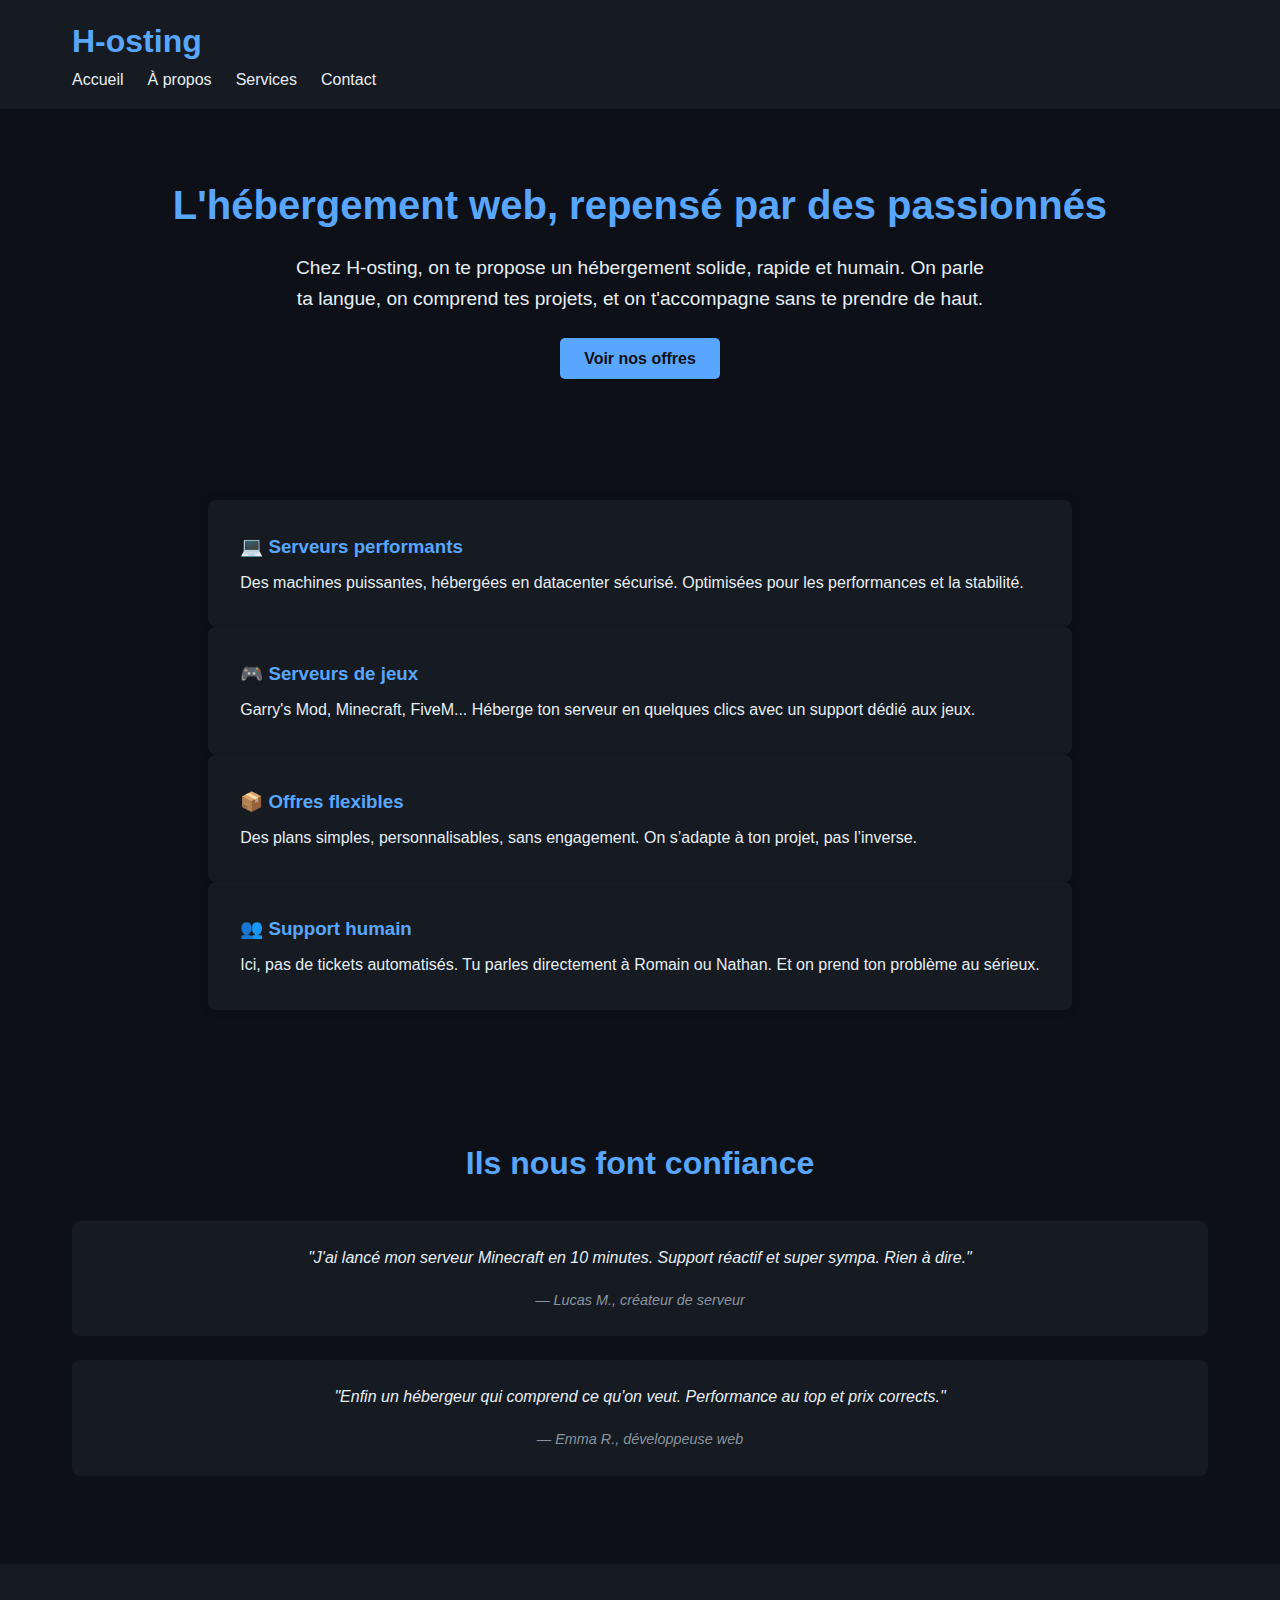
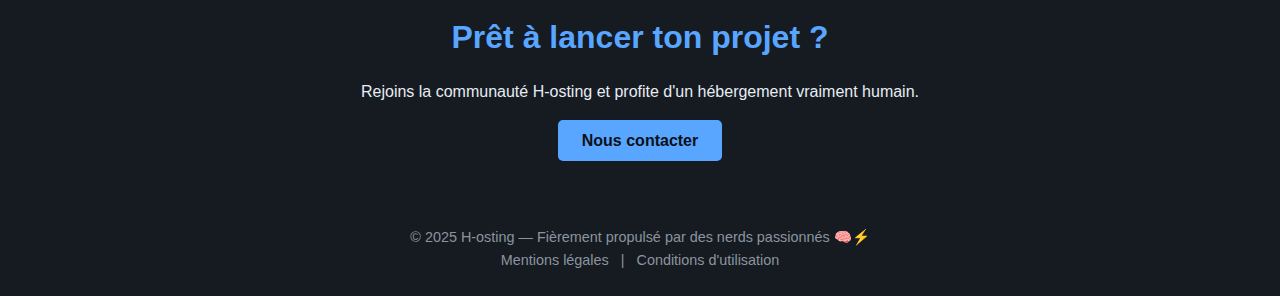
<file: index.html>
<!DOCTYPE html>
<html lang="fr">
<head>
  <meta charset="UTF-8">
  <meta name="viewport" content="width=device-width, initial-scale=1.0">
  <title>H-osting | Hébergement propulsé par des passionnés</title>
  <link rel="stylesheet" href="style.css">
</head>
<body>
  <header>
    <div class="container">
      <h1>H-osting</h1>
      <nav>
        <ul>
          <li><a href="index.html">Accueil</a></li>
          <li><a href="about.html">À propos</a></li>
          <li><a href="services.html">Services</a></li>
          <li><a href="contact.html">Contact</a></li>
        </ul>
      </nav>
    </div>
  </header>

  <section class="hero">
    <div class="container">
      <h2>L'hébergement web, repensé par des passionnés</h2>
      <p>Chez H-osting, on te propose un hébergement solide, rapide et humain. On parle ta langue, on comprend tes projets, et on t'accompagne sans te prendre de haut.</p>
      <a href="services.html" class="btn">Voir nos offres</a>
    </div>
  </section>

  <section class="features">
    <div class="container">
      <div class="feature">
        <h3>💻 Serveurs performants</h3>
        <p>Des machines puissantes, hébergées en datacenter sécurisé. Optimisées pour les performances et la stabilité.</p>
      </div>
      <div class="feature">
        <h3>🎮 Serveurs de jeux</h3>
        <p>Garry's Mod, Minecraft, FiveM... Héberge ton serveur en quelques clics avec un support dédié aux jeux.</p>
      </div>
      <div class="feature">
        <h3>📦 Offres flexibles</h3>
        <p>Des plans simples, personnalisables, sans engagement. On s’adapte à ton projet, pas l’inverse.</p>
      </div>
      <div class="feature">
        <h3>👥 Support humain</h3>
        <p>Ici, pas de tickets automatisés. Tu parles directement à Romain ou Nathan. Et on prend ton problème au sérieux.</p>
      </div>
    </div>
  </section>

  <section class="testimonials">
    <div class="container">
      <h2>Ils nous font confiance</h2>
      <div class="testimonial">
        <blockquote>"J'ai lancé mon serveur Minecraft en 10 minutes. Support réactif et super sympa. Rien à dire."</blockquote>
        <cite>— Lucas M., créateur de serveur</cite>
      </div>
      <div class="testimonial">
        <blockquote>"Enfin un hébergeur qui comprend ce qu'on veut. Performance au top et prix corrects."</blockquote>
        <cite>— Emma R., développeuse web</cite>
      </div>
    </div>
  </section>

  <section class="cta">
    <div class="container">
      <h2>Prêt à lancer ton projet ?</h2>
      <p>Rejoins la communauté H-osting et profite d'un hébergement vraiment humain.</p>
      <a href="contact.html" class="btn">Nous contacter</a>
    </div>
  </section>

  <footer>
    <div class="container">
      <p>&copy; 2025 H-osting — Fièrement propulsé par des nerds passionnés 🧠⚡</p>
      <p><a href="legal.html">Mentions légales</a> | <a href="terms.html">Conditions d'utilisation</a></p>
    </div>
  </footer>
</body>
</html>
</file>
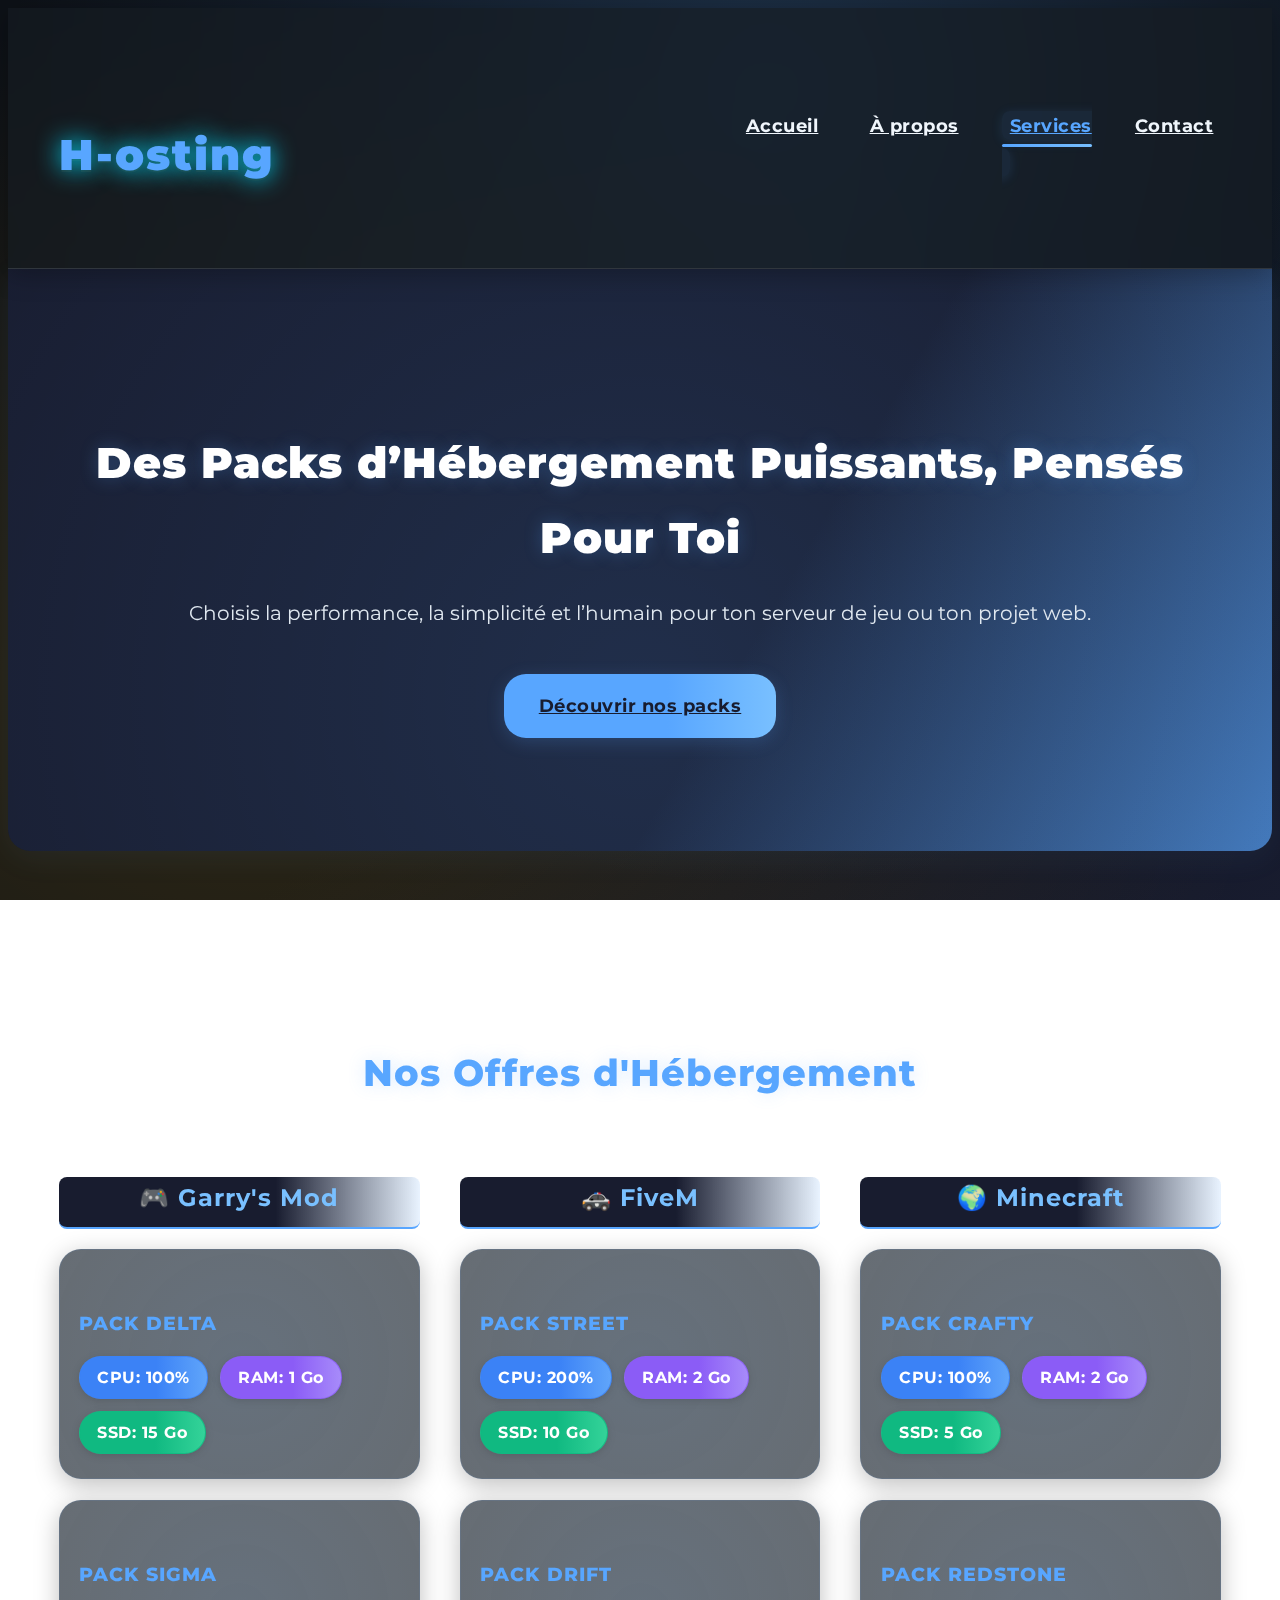
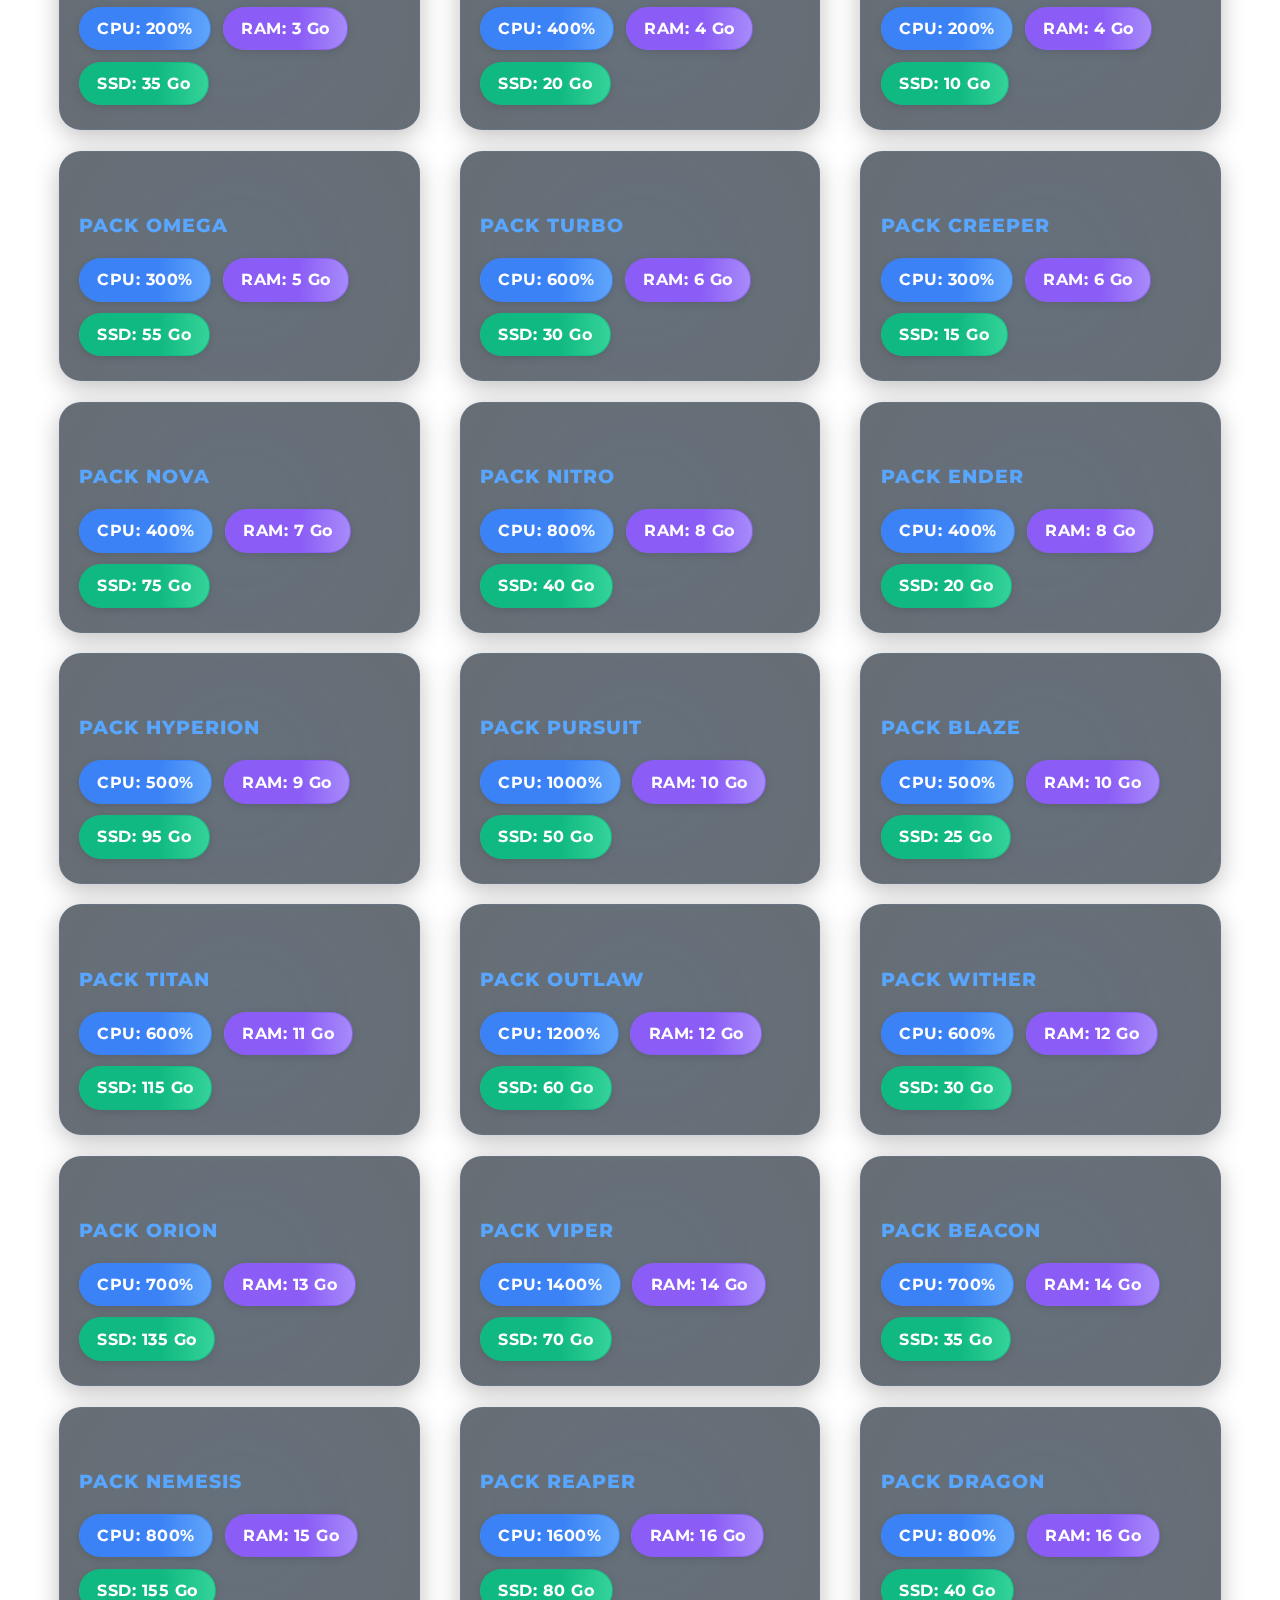
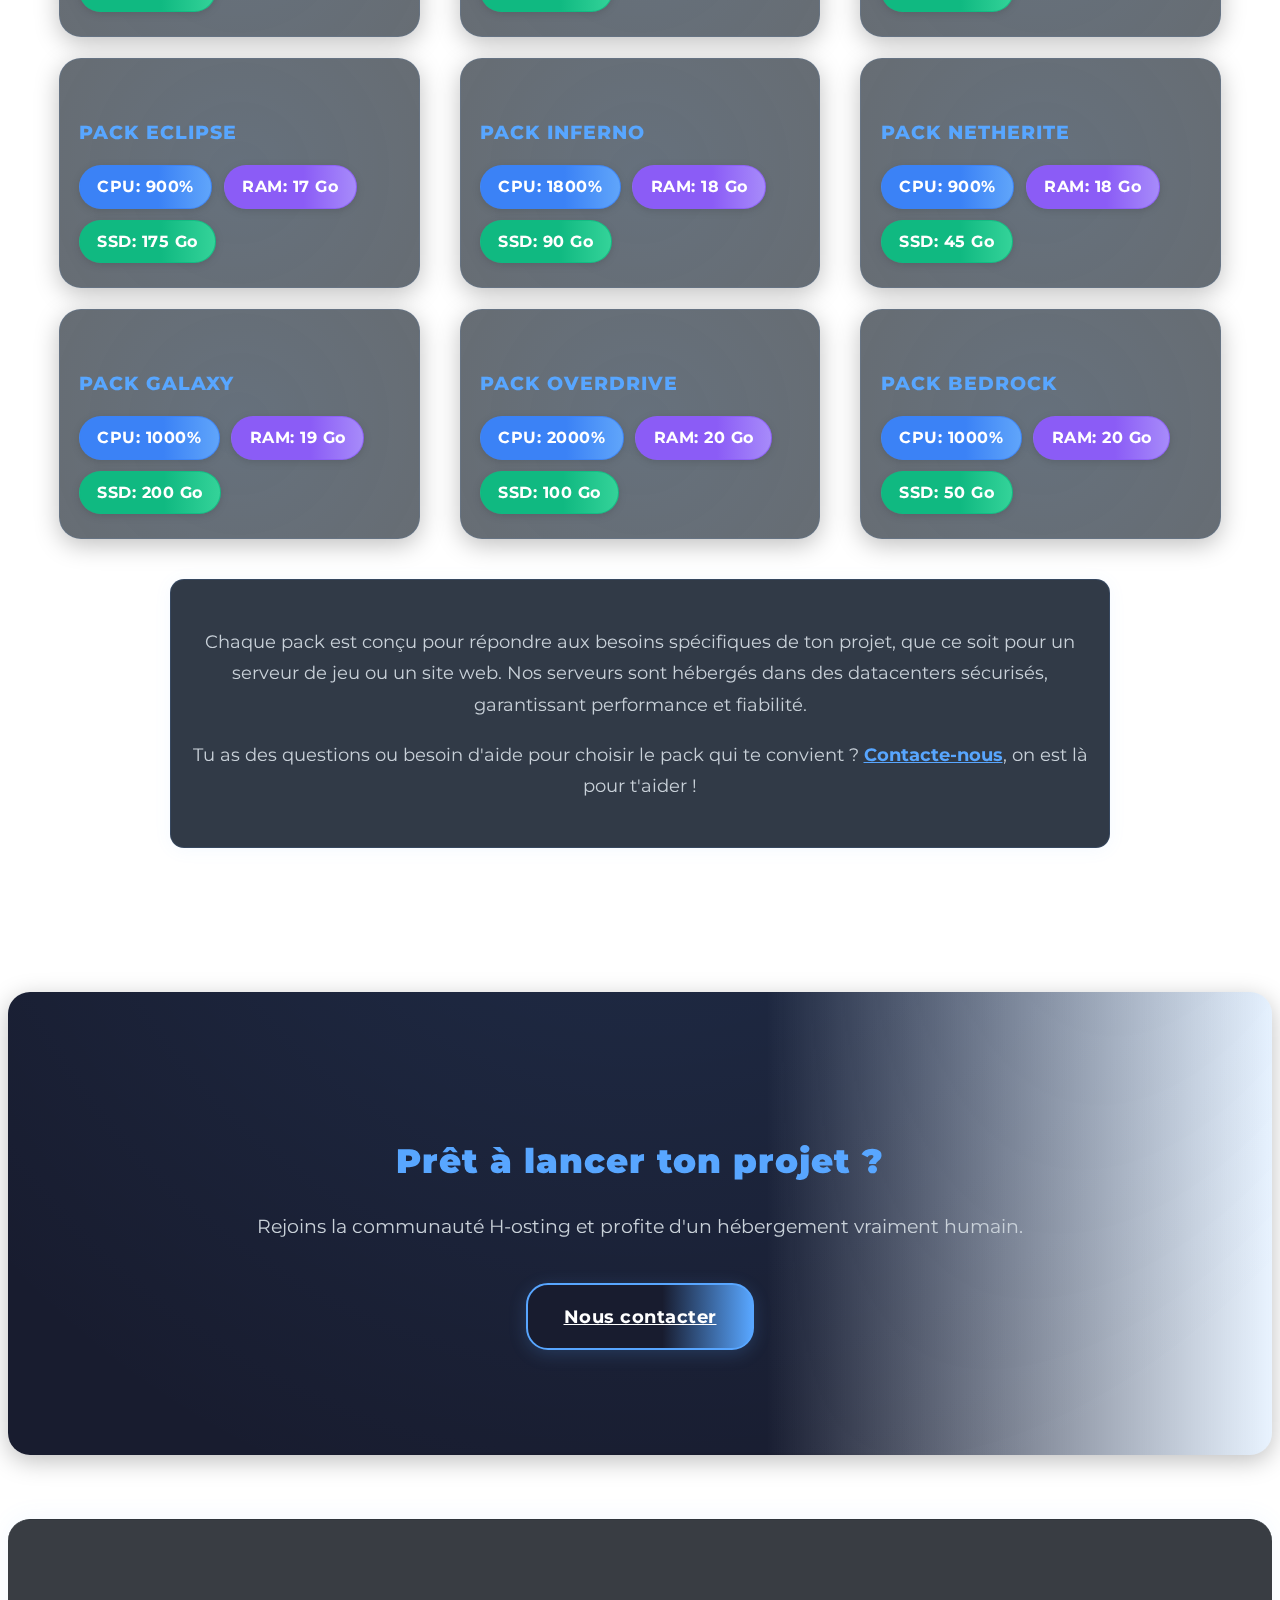
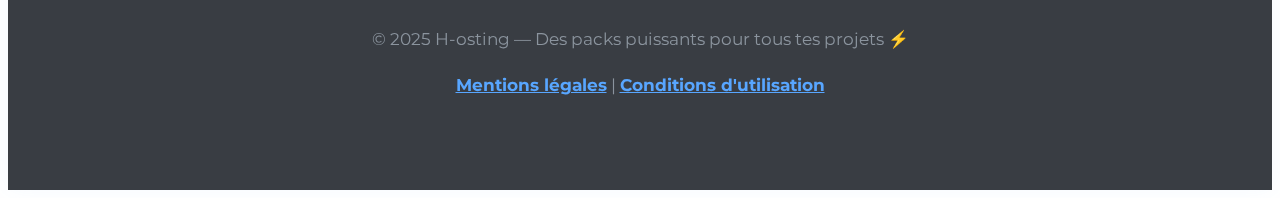
<file: services.html>
<!DOCTYPE html>
<html lang="fr">
<head>
    <meta charset="UTF-8" />
    <meta name="viewport" content="width=device-width, initial-scale=1" />
    <title>H-osting | Nos Services</title>
    <link rel="stylesheet" href="services_css.css" />
    <link href="https://fonts.googleapis.com/css2?family=Montserrat:wght@700;400&display=swap" rel="stylesheet">
</head>
<body>
    <!-- HEADER -->
    <header class="main-header">
        <div class="container header-flex">
            <h1 class="logo">H-osting</h1>
            <nav>
                <ul class="nav-list">
                    <li><a href="index.html">Accueil</a></li>
                    <li><a href="about.html">À propos</a></li>
                    <li><a href="services.html" class="active">Services</a></li>
                    <li><a href="contact.html">Contact</a></li>
                </ul>
            </nav>
        </div>
    </header>

    <!-- HERO -->
    <section class="hero">
        <div class="container">
            <h2>Des Packs d’Hébergement Puissants, Pensés Pour Toi</h2>
            <p>Choisis la performance, la simplicité et l’humain pour ton serveur de jeu ou ton projet web.</p>
            <a href="#packs" class="btn btn-primary">Découvrir nos packs</a>
        </div>
    </section>

    <!-- SECTION Offres d'Hébergement -->
    <section class="services" id="packs">
        <div class="container">
            <h2 class="section-title">Nos Offres d'Hébergement</h2>
            <div class="services-grid">
                <!-- Garry's Mod -->
                <div class="service-column">
                    <h3>🎮 Garry's Mod</h3>
                    <div class="cards-list">
                        <!-- Répète pour chaque pack -->
                        <div class="card">
                            <h4>Pack Delta</h4>
                            <div class="badges">
                                <span class="badge badge-cpu">CPU: 100%</span>
                                <span class="badge badge-ram">RAM: 1 Go</span>
                                <span class="badge badge-ssd">SSD: 15 Go</span>
                            </div>
                        </div>
                        <div class="card">
                            <h4>Pack Sigma</h4>
                            <div class="badges">
                                <span class="badge badge-cpu">CPU: 200%</span>
                                <span class="badge badge-ram">RAM: 3 Go</span>
                                <span class="badge badge-ssd">SSD: 35 Go</span>
                            </div>
                        </div>
                        <div class="card">
                            <h4>Pack Omega</h4>
                            <div class="badges">
                                <span class="badge badge-cpu">CPU: 300%</span>
                                <span class="badge badge-ram">RAM: 5 Go</span>
                                <span class="badge badge-ssd">SSD: 55 Go</span>
                            </div>
                        </div>
                        <div class="card">
                            <h4>Pack Nova</h4>
                            <div class="badges">
                                <span class="badge badge-cpu">CPU: 400%</span>
                                <span class="badge badge-ram">RAM: 7 Go</span>
                                <span class="badge badge-ssd">SSD: 75 Go</span>
                            </div>
                        </div>
                        <div class="card">
                            <h4>Pack Hyperion</h4>
                            <div class="badges">
                                <span class="badge badge-cpu">CPU: 500%</span>
                                <span class="badge badge-ram">RAM: 9 Go</span>
                                <span class="badge badge-ssd">SSD: 95 Go</span>
                            </div>
                        </div>
                        <div class="card">
                            <h4>Pack Titan</h4>
                            <div class="badges">
                                <span class="badge badge-cpu">CPU: 600%</span>
                                <span class="badge badge-ram">RAM: 11 Go</span>
                                <span class="badge badge-ssd">SSD: 115 Go</span>
                            </div>
                        </div>
                        <div class="card">
                            <h4>Pack Orion</h4>
                            <div class="badges">
                                <span class="badge badge-cpu">CPU: 700%</span>
                                <span class="badge badge-ram">RAM: 13 Go</span>
                                <span class="badge badge-ssd">SSD: 135 Go</span>
                            </div>
                        </div>
                        <div class="card">
                            <h4>Pack Nemesis</h4>
                            <div class="badges">
                                <span class="badge badge-cpu">CPU: 800%</span>
                                <span class="badge badge-ram">RAM: 15 Go</span>
                                <span class="badge badge-ssd">SSD: 155 Go</span>
                            </div>
                        </div>
                        <div class="card">
                            <h4>Pack Eclipse</h4>
                            <div class="badges">
                                <span class="badge badge-cpu">CPU: 900%</span>
                                <span class="badge badge-ram">RAM: 17 Go</span>
                                <span class="badge badge-ssd">SSD: 175 Go</span>
                            </div>
                        </div>
                        <div class="card">
                            <h4>Pack Galaxy</h4>
                            <div class="badges">
                                <span class="badge badge-cpu">CPU: 1000%</span>
                                <span class="badge badge-ram">RAM: 19 Go</span>
                                <span class="badge badge-ssd">SSD: 200 Go</span>
                            </div>
                        </div>
                    </div>
                </div>
                <!-- FiveM -->
                <div class="service-column">
                    <h3>🚓 FiveM</h3>
                    <div class="cards-list">
                        <div class="card"><h4>Pack Street</h4><div class="badges"><span class="badge badge-cpu">CPU: 200%</span><span class="badge badge-ram">RAM: 2 Go</span><span class="badge badge-ssd">SSD: 10 Go</span></div></div>
                        <div class="card"><h4>Pack Drift</h4><div class="badges"><span class="badge badge-cpu">CPU: 400%</span><span class="badge badge-ram">RAM: 4 Go</span><span class="badge badge-ssd">SSD: 20 Go</span></div></div>
                        <div class="card"><h4>Pack Turbo</h4><div class="badges"><span class="badge badge-cpu">CPU: 600%</span><span class="badge badge-ram">RAM: 6 Go</span><span class="badge badge-ssd">SSD: 30 Go</span></div></div>
                        <div class="card"><h4>Pack Nitro</h4><div class="badges"><span class="badge badge-cpu">CPU: 800%</span><span class="badge badge-ram">RAM: 8 Go</span><span class="badge badge-ssd">SSD: 40 Go</span></div></div>
                        <div class="card"><h4>Pack Pursuit</h4><div class="badges"><span class="badge badge-cpu">CPU: 1000%</span><span class="badge badge-ram">RAM: 10 Go</span><span class="badge badge-ssd">SSD: 50 Go</span></div></div>
                        <div class="card"><h4>Pack Outlaw</h4><div class="badges"><span class="badge badge-cpu">CPU: 1200%</span><span class="badge badge-ram">RAM: 12 Go</span><span class="badge badge-ssd">SSD: 60 Go</span></div></div>
                        <div class="card"><h4>Pack Viper</h4><div class="badges"><span class="badge badge-cpu">CPU: 1400%</span><span class="badge badge-ram">RAM: 14 Go</span><span class="badge badge-ssd">SSD: 70 Go</span></div></div>
                        <div class="card"><h4>Pack Reaper</h4><div class="badges"><span class="badge badge-cpu">CPU: 1600%</span><span class="badge badge-ram">RAM: 16 Go</span><span class="badge badge-ssd">SSD: 80 Go</span></div></div>
                        <div class="card"><h4>Pack Inferno</h4><div class="badges"><span class="badge badge-cpu">CPU: 1800%</span><span class="badge badge-ram">RAM: 18 Go</span><span class="badge badge-ssd">SSD: 90 Go</span></div></div>
                        <div class="card"><h4>Pack Overdrive</h4><div class="badges"><span class="badge badge-cpu">CPU: 2000%</span><span class="badge badge-ram">RAM: 20 Go</span><span class="badge badge-ssd">SSD: 100 Go</span></div></div>
                    </div>
                </div>
                <!-- Minecraft -->
                <div class="service-column">
                    <h3>🌍 Minecraft</h3>
                    <div class="cards-list">
                        <div class="card"><h4>Pack Crafty</h4><div class="badges"><span class="badge badge-cpu">CPU: 100%</span><span class="badge badge-ram">RAM: 2 Go</span><span class="badge badge-ssd">SSD: 5 Go</span></div></div>
                        <div class="card"><h4>Pack Redstone</h4><div class="badges"><span class="badge badge-cpu">CPU: 200%</span><span class="badge badge-ram">RAM: 4 Go</span><span class="badge badge-ssd">SSD: 10 Go</span></div></div>
                        <div class="card"><h4>Pack Creeper</h4><div class="badges"><span class="badge badge-cpu">CPU: 300%</span><span class="badge badge-ram">RAM: 6 Go</span><span class="badge badge-ssd">SSD: 15 Go</span></div></div>
                        <div class="card"><h4>Pack Ender</h4><div class="badges"><span class="badge badge-cpu">CPU: 400%</span><span class="badge badge-ram">RAM: 8 Go</span><span class="badge badge-ssd">SSD: 20 Go</span></div></div>
                        <div class="card"><h4>Pack Blaze</h4><div class="badges"><span class="badge badge-cpu">CPU: 500%</span><span class="badge badge-ram">RAM: 10 Go</span><span class="badge badge-ssd">SSD: 25 Go</span></div></div>
                        <div class="card"><h4>Pack Wither</h4><div class="badges"><span class="badge badge-cpu">CPU: 600%</span><span class="badge badge-ram">RAM: 12 Go</span><span class="badge badge-ssd">SSD: 30 Go</span></div></div>
                        <div class="card"><h4>Pack Beacon</h4><div class="badges"><span class="badge badge-cpu">CPU: 700%</span><span class="badge badge-ram">RAM: 14 Go</span><span class="badge badge-ssd">SSD: 35 Go</span></div></div>
                        <div class="card"><h4>Pack Dragon</h4><div class="badges"><span class="badge badge-cpu">CPU: 800%</span><span class="badge badge-ram">RAM: 16 Go</span><span class="badge badge-ssd">SSD: 40 Go</span></div></div>
                        <div class="card"><h4>Pack Netherite</h4><div class="badges"><span class="badge badge-cpu">CPU: 900%</span><span class="badge badge-ram">RAM: 18 Go</span><span class="badge badge-ssd">SSD: 45 Go</span></div></div>
                        <div class="card"><h4>Pack Bedrock</h4><div class="badges"><span class="badge badge-cpu">CPU: 1000%</span><span class="badge badge-ram">RAM: 20 Go</span><span class="badge badge-ssd">SSD: 50 Go</span></div></div>
                    </div>
                </div>
            </div>
            <div class="info-block">
                <p>
                    Chaque pack est conçu pour répondre aux besoins spécifiques de ton projet, que ce soit pour un serveur de jeu ou un site web. Nos serveurs sont hébergés dans des datacenters sécurisés, garantissant performance et fiabilité.
                </p>
                <p>
                    Tu as des questions ou besoin d'aide pour choisir le pack qui te convient ? <a href="contact.html">Contacte-nous</a>, on est là pour t'aider !
                </p>
            </div>
        </div>
    </section>

    <!-- SECTION CTA -->
    <section class="cta">
        <div class="container">
            <h2>Prêt à lancer ton projet ?</h2>
            <p>Rejoins la communauté H-osting et profite d'un hébergement vraiment humain.</p>
            <a href="contact.html" class="btn btn-secondary">Nous contacter</a>
        </div>
    </section>

    <!-- FOOTER -->
    <footer>
        <div class="container">
            <p>&copy; 2025 H-osting — Des packs puissants pour tous tes projets ⚡</p>
            <p><a href="legal.html">Mentions légales</a> | <a href="terms.html">Conditions d'utilisation</a></p>
        </div>
    </footer>
</body>
</html>
</file>
<file: style.css>
/* Base */
* {
  margin: 0;
  padding: 0;
  box-sizing: border-box;
}

body {
  font-family: 'Inter', sans-serif;
  background-color: #0d1117;
  color: #e6edf3;
  line-height: 1.6;
}

.container {
  max-width: 1200px;
  margin: 0 auto;
  padding: 0 2rem;
}

/* Header */
header {
  background-color: #161b22;
  padding: 1rem 0;
  box-shadow: 0 2px 5px rgba(0,0,0,0.3);
}

header h1 {
  color: #58a6ff;
  font-size: 2rem;
}

nav ul {
  list-style: none;
  display: flex;
  gap: 1.5rem;
}

nav a {
  color: #e6edf3;
  text-decoration: none;
  transition: color 0.2s ease;
}

nav a:hover {
  color: #58a6ff;
}

/* Hero */
.hero {
  text-align: center;
  padding: 4rem 0;
  background-color: #0d1117;
}

.hero h2 {
  font-size: 2.5rem;
  color: #58a6ff;
  margin-bottom: 1rem;
}

.hero p {
  font-size: 1.2rem;
  max-width: 700px;
  margin: 0 auto 2rem;
}

.btn {
  background-color: #58a6ff;
  color: #0d1117;
  padding: 0.75rem 1.5rem;
  border: none;
  border-radius: 5px;
  text-decoration: none;
  font-weight: bold;
  transition: background-color 0.3s ease;
}

.btn:hover {
  background-color: #1f6feb;
}

/* Features */
.features {
  display: grid;
  grid-template-columns: repeat(auto-fit, minmax(250px, 1fr));
  gap: 2rem;
  padding: 4rem 0;
}

.feature {
  background-color: #161b22;
  padding: 2rem;
  border-radius: 8px;
  box-shadow: 0 0 10px rgba(0,0,0,0.2);
}

.feature h3 {
  color: #58a6ff;
  margin-bottom: 0.5rem;
}

/* Testimonials */
.testimonials {
  background-color: #0d1117;
  padding: 4rem 0;
  text-align: center;
}

.testimonials h2 {
  font-size: 2rem;
  margin-bottom: 2rem;
  color: #58a6ff;
}

.testimonial {
  background-color: #161b22;
  padding: 1.5rem;
  border-radius: 8px;
  margin-bottom: 1.5rem;
}

.testimonial blockquote {
  font-style: italic;
  margin-bottom: 1rem;
}

.testimonial cite {
  font-size: 0.9rem;
  color: #8b949e;
}

/* CTA Section */
.cta {
  background-color: #161b22;
  padding: 3rem 0;
  text-align: center;
}

.cta h2 {
  font-size: 2rem;
  margin-bottom: 1rem;
  color: #58a6ff;
}

.cta p {
  margin-bottom: 1.5rem;
}

/* Footer */
footer {
  background-color: #161b22;
  text-align: center;
  padding: 1.5rem 0;
  color: #8b949e;
  font-size: 0.9rem;
}

footer a {
  color: #8b949e;
  text-decoration: none;
  margin: 0 0.5rem;
}

footer a:hover {
  color: #58a6ff;
}
</file>
<file: services_css.css>
/*-----------------------------------
    Ultra Premium Glassmorphism Theme
------------------------------------*/

:root {
  --bg-main: #0d1117;
  --bg-secondary: rgba(22, 27, 34, 0.85);
  --bg-tertiary: rgba(31, 41, 55, 0.92);
  --glass: rgba(22, 27, 34, 0.65);
  --text-main: #f0f6fc;
  --text-muted: #8b949e;
  --text-accent: #58a6ff;
  --text-info: #c9d1d9;
  --accent: #58a6ff;
  --accent-hover: #79c0ff;
  --accent-glow: #00e0ff;
  --border-color: #30363d;
  --radius: 22px;
  --shadow-sm: 0 6px 24px rgba(0,0,0,0.25);
  --shadow-lg: 0 16px 48px rgba(0,0,0,0.45);
  --transition: 0.35s cubic-bezier(.4,2,.6,1);
  --blur: 18px;
}

/* Animated background */
body::before {
  content: "";
  position: fixed;
  z-index: -2;
  inset: 0;
  background: radial-gradient(ellipse at 60% 10%, #58a6ff33 0%, transparent 70%),
              radial-gradient(ellipse at 20% 80%, #ffb30022 0%, transparent 70%),
              linear-gradient(145deg, #0d1117 60%, #181c2f 100%);
  animation: bgmove 18s linear infinite alternate;
}
@keyframes bgmove {
  0% { background-position: 60% 10%, 20% 80%; }
  100% { background-position: 65% 15%, 25% 85%; }
}

body {
  font-family: 'Montserrat', 'Inter', Arial, sans-serif;
  background: transparent;
  color: var(--text-main);
  line-height: 1.75;
  font-size: 16px;
  -webkit-font-smoothing: antialiased;
  overflow-x: hidden;
  min-height: 100vh;
}

/*-----------------------------------
    Header / Navigation
------------------------------------*/
header {
  backdrop-filter: blur(var(--blur));
  background: var(--glass);
  padding: 2rem 0 1.2rem 0;
  border-bottom: 1.5px solid var(--border-color);
  box-shadow: var(--shadow-sm);
  position: sticky;
  top: 0;
  z-index: 999;
  transition: background 0.4s;
}
header:hover {
  background: var(--bg-secondary);
}
header h1 {
  font-size: 2.7rem;
  text-align: center;
  color: var(--accent);
  font-weight: 900;
  letter-spacing: 2px;
  text-shadow: 0 0 24px var(--accent-glow), 0 2px 0 #222;
  margin-bottom: 0.5rem;
  transition: text-shadow 0.3s;
}
header h1:hover {
  text-shadow: 0 0 48px var(--accent-glow), 0 2px 0 #222;
}
.header-flex {
  display: flex;
  align-items: center;
  justify-content: space-between;
  flex-wrap: wrap;
  gap: 1.5rem;
}
.nav-list {
  list-style: none;
  display: flex;
  gap: 2.2rem;
  margin: 0;
  padding: 0;
}
.nav-list a {
  position: relative;
  color: var(--text-main);
  font-weight: 700;
  font-size: 1.13rem;
  letter-spacing: 0.5px;
  padding: 0.2rem 0.5rem;
  border-radius: 8px;
  transition: color var(--transition), background var(--transition), box-shadow var(--transition);
}
.nav-list a.active,
.nav-list a:hover {
  color: var(--accent);
  background: rgba(88,166,255,0.08);
  box-shadow: 0 2px 12px #58a6ff22;
}
.nav-list a.active::after,
.nav-list a:hover::after {
  content: "";
  display: block;
  height: 3px;
  width: 100%;
  background: linear-gradient(90deg, var(--accent), var(--accent-hover));
  border-radius: 2px;
  margin-top: 2px;
  animation: underline 0.4s;
}
@keyframes underline {
  from { width: 0; }
  to { width: 100%; }
}

/*-----------------------------------
    Hero Section
------------------------------------*/
.hero {
  background: linear-gradient(120deg, #181c2f 60%, #58a6ff 120%);
  color: #fff;
  text-align: center;
  padding: 4.5rem 0 3.5rem 0;
  border-radius: 0 0 var(--radius) var(--radius);
  box-shadow: 0 8px 32px #58a6ff11;
  margin-bottom: 2rem;
  position: relative;
  overflow: hidden;
}
.hero::after {
  content: "";
  position: absolute;
  left: 50%; top: 100%;
  width: 120vw; height: 120vw;
  background: radial-gradient(circle, #58a6ff22 0%, transparent 80%);
  transform: translate(-50%, -60%);
  z-index: 0;
}
.hero h2 {
  font-size: 2.7rem;
  margin-bottom: 1.1rem;
  font-weight: 900;
  letter-spacing: 1px;
  text-shadow: 0 0 18px #58a6ff44;
  position: relative;
  z-index: 1;
}
.hero p {
  font-size: 1.25rem;
  margin-bottom: 2.2rem;
  color: #e0e8f0;
  position: relative;
  z-index: 1;
}
.hero .btn {
  position: relative;
  z-index: 1;
}

/*-----------------------------------
    Container
------------------------------------*/
.container {
  width: 92%;
  max-width: 1280px;
  margin: auto;
  padding: 3rem 0;
}

/*-----------------------------------
    Services Section
------------------------------------*/
.services {
  padding: 5rem 0 3rem 0;
}
.services h2 {
  text-align: center;
  font-size: 2.3rem;
  color: var(--accent);
  margin-bottom: 3rem;
  letter-spacing: 1px;
  font-weight: 800;
  text-shadow: 0 0 18px #58a6ff33;
}
.services-grid {
  display: grid;
  grid-template-columns: 1fr;
  gap: 2.5rem;
}
@media (min-width: 900px) {
  .services-grid {
    grid-template-columns: repeat(3, 1fr);
  }
}
.service-column h3 {
  text-align: center;
  font-size: 1.5rem;
  margin-bottom: 1.2rem;
  color: var(--accent-hover);
  border-bottom: 2.5px solid var(--accent);
  padding-bottom: 0.5rem;
  font-weight: 700;
  letter-spacing: 1px;
  background: linear-gradient(90deg, #181c2f 60%, #58a6ff22 100%);
  border-radius: 8px;
}

/*-----------------------------------
    Service Cards
------------------------------------*/
.cards-list {
  display: flex;
  flex-direction: column;
  gap: 1.3rem;
}
.card {
  background: var(--glass);
  backdrop-filter: blur(var(--blur));
  border: 1.5px solid #58a6ff22;
  border-radius: var(--radius);
  padding: 2rem 1.2rem 1.5rem 1.2rem;
  box-shadow: var(--shadow-sm);
  transition: transform var(--transition), box-shadow var(--transition), border-color var(--transition);
  position: relative;
  overflow: hidden;
  z-index: 1;
  animation: cardfade 0.7s cubic-bezier(.4,2,.6,1);
}
@keyframes cardfade {
  from { opacity: 0; transform: translateY(30px) scale(0.97);}
  to { opacity: 1; transform: none;}
}
.card::before {
  content: "";
  position: absolute;
  top: -60%; left: -60%;
  width: 220%; height: 220%;
  background: radial-gradient(circle, #58a6ff22 0%, transparent 70%);
  z-index: 0;
  pointer-events: none;
  transition: opacity 0.3s;
  opacity: 0.7;
}
.card:hover {
  transform: translateY(-10px) scale(1.025);
  box-shadow: var(--shadow-lg), 0 0 32px #58a6ff33;
  border-color: #58a6ff66;
}
.card:hover::before {
  opacity: 1;
}
.card h4 {
  font-size: 1.18rem;
  color: var(--accent);
  margin-bottom: 1rem;
  text-transform: uppercase;
  letter-spacing: 1px;
  font-weight: 800;
  position: relative;
  z-index: 1;
}

/*-----------------------------------
    Technical Badges
------------------------------------*/
.badges {
  display: flex;
  flex-wrap: wrap;
  gap: 0.7rem;
  z-index: 1;
  position: relative;
}
.badge {
  font-size: 0.97rem;
  padding: 0.45rem 1.1rem;
  border-radius: 999px;
  font-weight: 700;
  color: #fff;
  background: linear-gradient(90deg, #2c3e50, #4b79a1);
  box-shadow: 0 2px 8px #0002;
  letter-spacing: 0.5px;
  border: 1.5px solid #fff2;
  transition: background 0.3s, transform 0.2s;
  cursor: pointer;
  position: relative;
  overflow: hidden;
}
.badge-cpu {
  background: linear-gradient(90deg, #3b82f6 60%, #60a5fa 100%);
  border-color: #3b82f6cc;
}
.badge-ram {
  background: linear-gradient(90deg, #8b5cf6 60%, #a78bfa 100%);
  border-color: #8b5cf6cc;
}
.badge-ssd {
  background: linear-gradient(90deg, #10b981 60%, #34d399 100%);
  border-color: #10b981cc;
}
.badge:hover {
  background: linear-gradient(90deg, #fff 10%, #58a6ff 90%);
  color: #181c2f;
  transform: scale(1.07) rotate(-2deg);
  box-shadow: 0 0 18px #58a6ff55;
}

/*-----------------------------------
    Info Block
------------------------------------*/
.info-block {
  background: var(--bg-tertiary);
  border-radius: 14px;
  margin: 2.5rem 0 0 0;
  padding: 1.7rem 1.2rem;
  font-size: 1.13rem;
  color: var(--text-info);
  box-shadow: 0 2px 18px #58a6ff11;
  text-align: center;
  border: 1.5px solid #58a6ff22;
  max-width: 900px;
  margin-left: auto;
  margin-right: auto;
}
.info-block a {
  color: var(--accent);
  font-weight: 700;
  text-decoration: underline;
  transition: color 0.2s;
}
.info-block a:hover {
  color: var(--accent-hover);
}

/*-----------------------------------
    Call to Action Section
------------------------------------*/
.cta {
  background: linear-gradient(90deg, #181c2f 60%, #58a6ff22 100%);
  padding: 4rem 0 3rem 0;
  text-align: center;
  border-radius: var(--radius);
  box-shadow: var(--shadow-sm);
  margin-top: 3rem;
  position: relative;
  overflow: hidden;
}
.cta::before {
  content: "";
  position: absolute;
  left: 50%; top: 0;
  width: 120vw; height: 120vw;
  background: radial-gradient(circle, #58a6ff22 0%, transparent 80%);
  transform: translate(-50%, -70%);
  z-index: 0;
}
.cta h2 {
  font-size: 2.1rem;
  color: var(--accent);
  margin-bottom: 1rem;
  font-weight: 900;
  letter-spacing: 1px;
  position: relative;
  z-index: 1;
}
.cta p {
  color: var(--text-info);
  margin-bottom: 2rem;
  font-size: 1.18rem;
  position: relative;
  z-index: 1;
}
.cta .btn {
  position: relative;
  z-index: 1;
}

/*-----------------------------------
    Buttons
------------------------------------*/
.btn {
  display: inline-block;
  background: var(--accent);
  color: #fff;
  padding: 1rem 2.2rem;
  border-radius: var(--radius);
  font-size: 1.13rem;
  font-weight: bold;
  transition: transform var(--transition), background-color var(--transition), box-shadow var(--transition), color var(--transition);
  box-shadow: 0 4px 18px #58a6ff33;
  border: none;
  cursor: pointer;
  margin-top: 0.5rem;
  letter-spacing: 0.5px;
  position: relative;
  overflow: hidden;
}
.btn-primary {
  background: linear-gradient(90deg, #58a6ff 60%, #79c0ff 100%);
  color: #181c2f;
}
.btn-secondary {
  background: linear-gradient(90deg, #181c2f 60%, #58a6ff 100%);
  color: #fff;
  border: 2px solid #58a6ff;
}
.btn:hover, .btn:focus {
  background: linear-gradient(90deg, #79c0ff 60%, #58a6ff 100%);
  color: #181c2f;
  transform: translateY(-4px) scale(1.04);
  box-shadow: 0 8px 32px #58a6ff55;
}

/*-----------------------------------
    Footer
------------------------------------*/
footer {
  background-color: var(--bg-secondary);
  text-align: center;
  padding: 2.5rem 0 1.5rem 0;
  color: var(--text-muted);
  border-top: 1.5px solid var(--border-color);
  margin-top: 4rem;
  font-size: 1.05rem;
  box-shadow: 0 -2px 24px #58a6ff11;
  border-radius: var(--radius) var(--radius) 0 0;
}
footer a {
  color: var(--accent);
  font-weight: 700;
  transition: color 0.2s;
}
footer a:hover {
  color: var(--accent-hover);
  text-decoration: underline;
}

/*-----------------------------------
    Responsive
------------------------------------*/
@media (max-width: 900px) {
  .services-grid {
    grid-template-columns: 1fr;
    gap: 2.5rem;
  }
  .container {
    padding: 2rem 0;
  }
  .header-flex {
    flex-direction: column;
    gap: 1rem;
  }
}
@media (max-width: 600px) {
  .container {
    padding: 1rem 0;
    width: 98%;
  }
  header h1, .hero h2, .services h2, .cta h2 {
    font-size: 1.3rem !important;
  }
  .card {
    padding: 1.2rem 0.7rem 1rem 0.7rem;
  }
  .service-column h3 {
    font-size: 1.1rem;
  }
  .btn {
    font-size: 1rem;
    padding: 0.8rem 1.3rem;
  }
}
</file>
